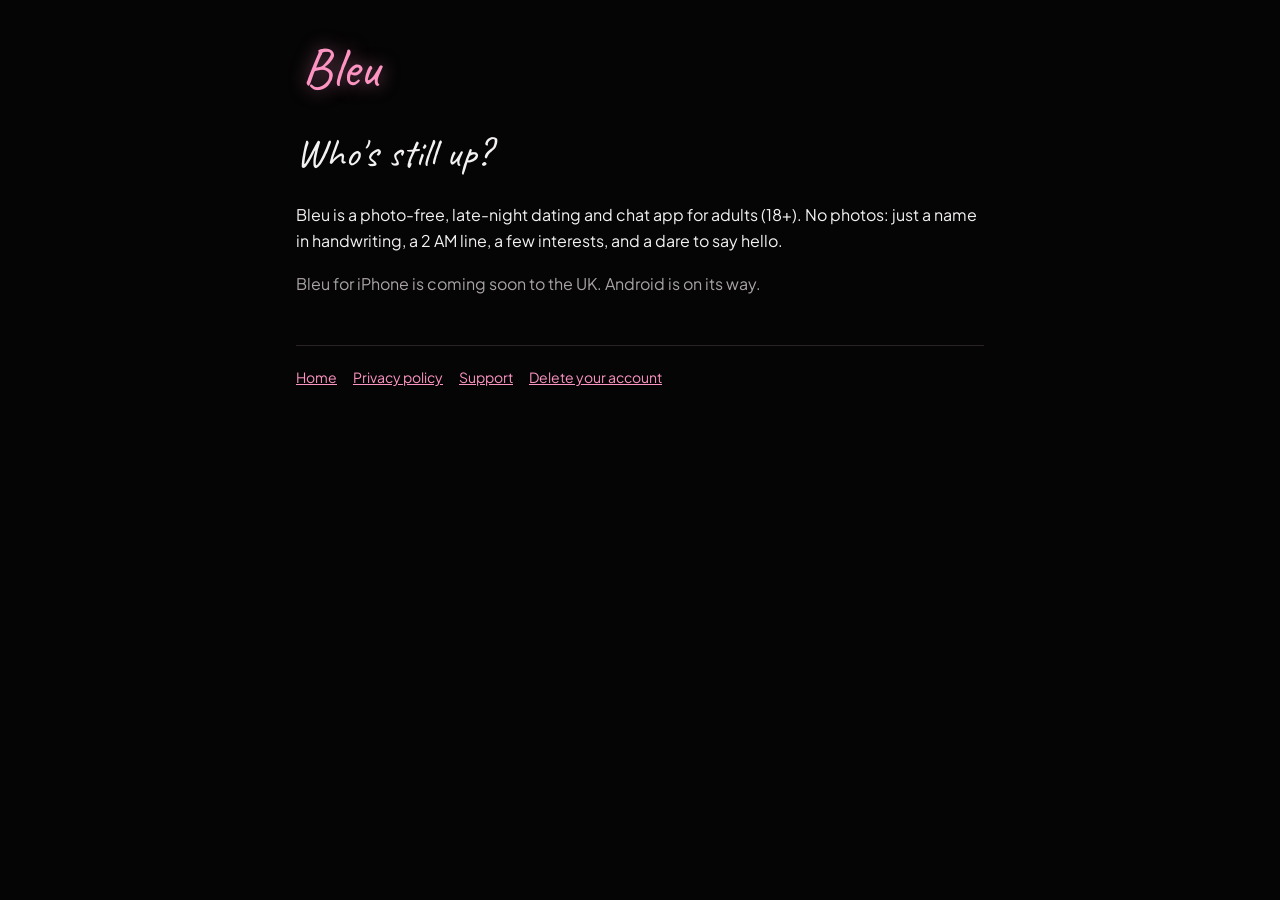
<file: index.html>
<!doctype html>
<html lang="en-GB"><head><meta charset="utf-8"><meta name="viewport" content="width=device-width,initial-scale=1">
<link rel="preconnect" href="https://fonts.googleapis.com"><link href="https://fonts.googleapis.com/css2?family=Caveat:wght@700&family=Plus+Jakarta+Sans:wght@400;600&display=swap" rel="stylesheet">
<link rel="stylesheet" href="style.css">
<title>Bleu</title><meta name="description" content="Bleu: a photo-free late-night chat app for night owls, 18+."></head><body><main>
<a class="logo" href="index.html">Bleu</a>
<p class="hero">Who's still up?</p>
<p>Bleu is a photo-free, late-night dating and chat app for adults (18+). No photos: just a name in handwriting, a 2 AM line, a few interests, and a dare to say hello.</p>
<p class="muted">Bleu for iPhone is coming soon to the UK. Android is on its way.</p>
<nav><a href="index.html">Home</a><a href="privacy.html">Privacy policy</a><a href="support.html">Support</a><a href="delete-account.html">Delete your account</a></nav>
</main></body></html>
</file>
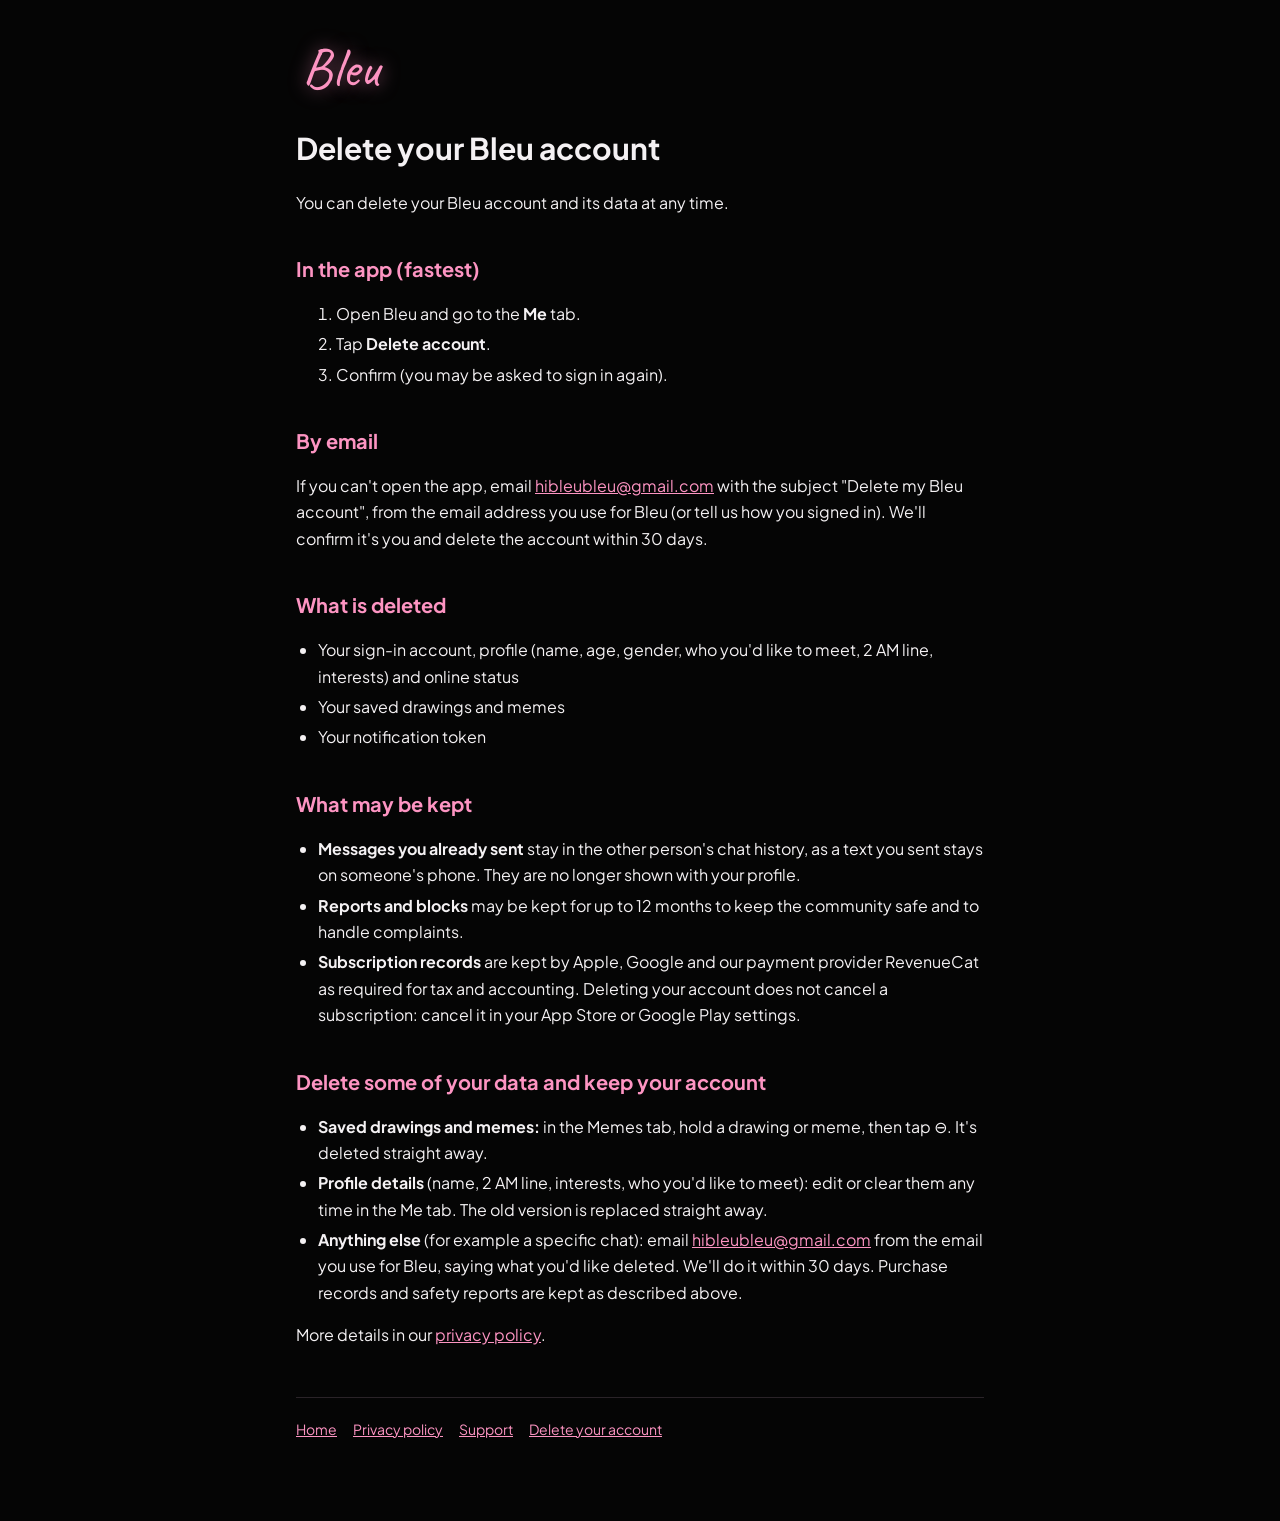
<file: delete-account.html>
<!doctype html>
<html lang="en-GB"><head><meta charset="utf-8"><meta name="viewport" content="width=device-width,initial-scale=1">
<link rel="preconnect" href="https://fonts.googleapis.com"><link href="https://fonts.googleapis.com/css2?family=Caveat:wght@700&family=Plus+Jakarta+Sans:wght@400;600&display=swap" rel="stylesheet">
<link rel="stylesheet" href="style.css">
<title>Delete your Bleu account</title></head><body><main>
<a class="logo" href="index.html">Bleu</a>
<h1>Delete your Bleu account</h1>
<p>You can delete your Bleu account and its data at any time.</p>
<h2>In the app (fastest)</h2>
<ol><li>Open Bleu and go to the <strong>Me</strong> tab.</li><li>Tap <strong>Delete account</strong>.</li><li>Confirm (you may be asked to sign in again).</li></ol>
<h2>By email</h2>
<p>If you can't open the app, email <a href="mailto:hibleubleu@gmail.com?subject=Delete%20my%20Bleu%20account">hibleubleu@gmail.com</a> with the subject "Delete my Bleu account", from the email address you use for Bleu (or tell us how you signed in). We'll confirm it's you and delete the account within 30 days.</p>
<h2>What is deleted</h2>
<ul><li>Your sign-in account, profile (name, age, gender, who you'd like to meet, 2 AM line, interests) and online status</li><li>Your saved drawings and memes</li><li>Your notification token</li></ul>
<h2>What may be kept</h2>
<ul><li><strong>Messages you already sent</strong> stay in the other person's chat history, as a text you sent stays on someone's phone. They are no longer shown with your profile.</li><li><strong>Reports and blocks</strong> may be kept for up to 12 months to keep the community safe and to handle complaints.</li><li><strong>Subscription records</strong> are kept by Apple, Google and our payment provider RevenueCat as required for tax and accounting. Deleting your account does not cancel a subscription: cancel it in your App Store or Google Play settings.</li></ul>
<h2 id="some-data">Delete some of your data and keep your account</h2>
<ul><li><strong>Saved drawings and memes:</strong> in the Memes tab, hold a drawing or meme, then tap ⊖. It's deleted straight away.</li><li><strong>Profile details</strong> (name, 2 AM line, interests, who you'd like to meet): edit or clear them any time in the Me tab. The old version is replaced straight away.</li><li><strong>Anything else</strong> (for example a specific chat): email <a href="mailto:hibleubleu@gmail.com?subject=Delete%20some%20of%20my%20Bleu%20data">hibleubleu@gmail.com</a> from the email you use for Bleu, saying what you'd like deleted. We'll do it within 30 days. Purchase records and safety reports are kept as described above.</li></ul>
<p>More details in our <a href="privacy.html">privacy policy</a>.</p>
<nav><a href="index.html">Home</a><a href="privacy.html">Privacy policy</a><a href="support.html">Support</a><a href="delete-account.html">Delete your account</a></nav>
</main></body></html>
</file>
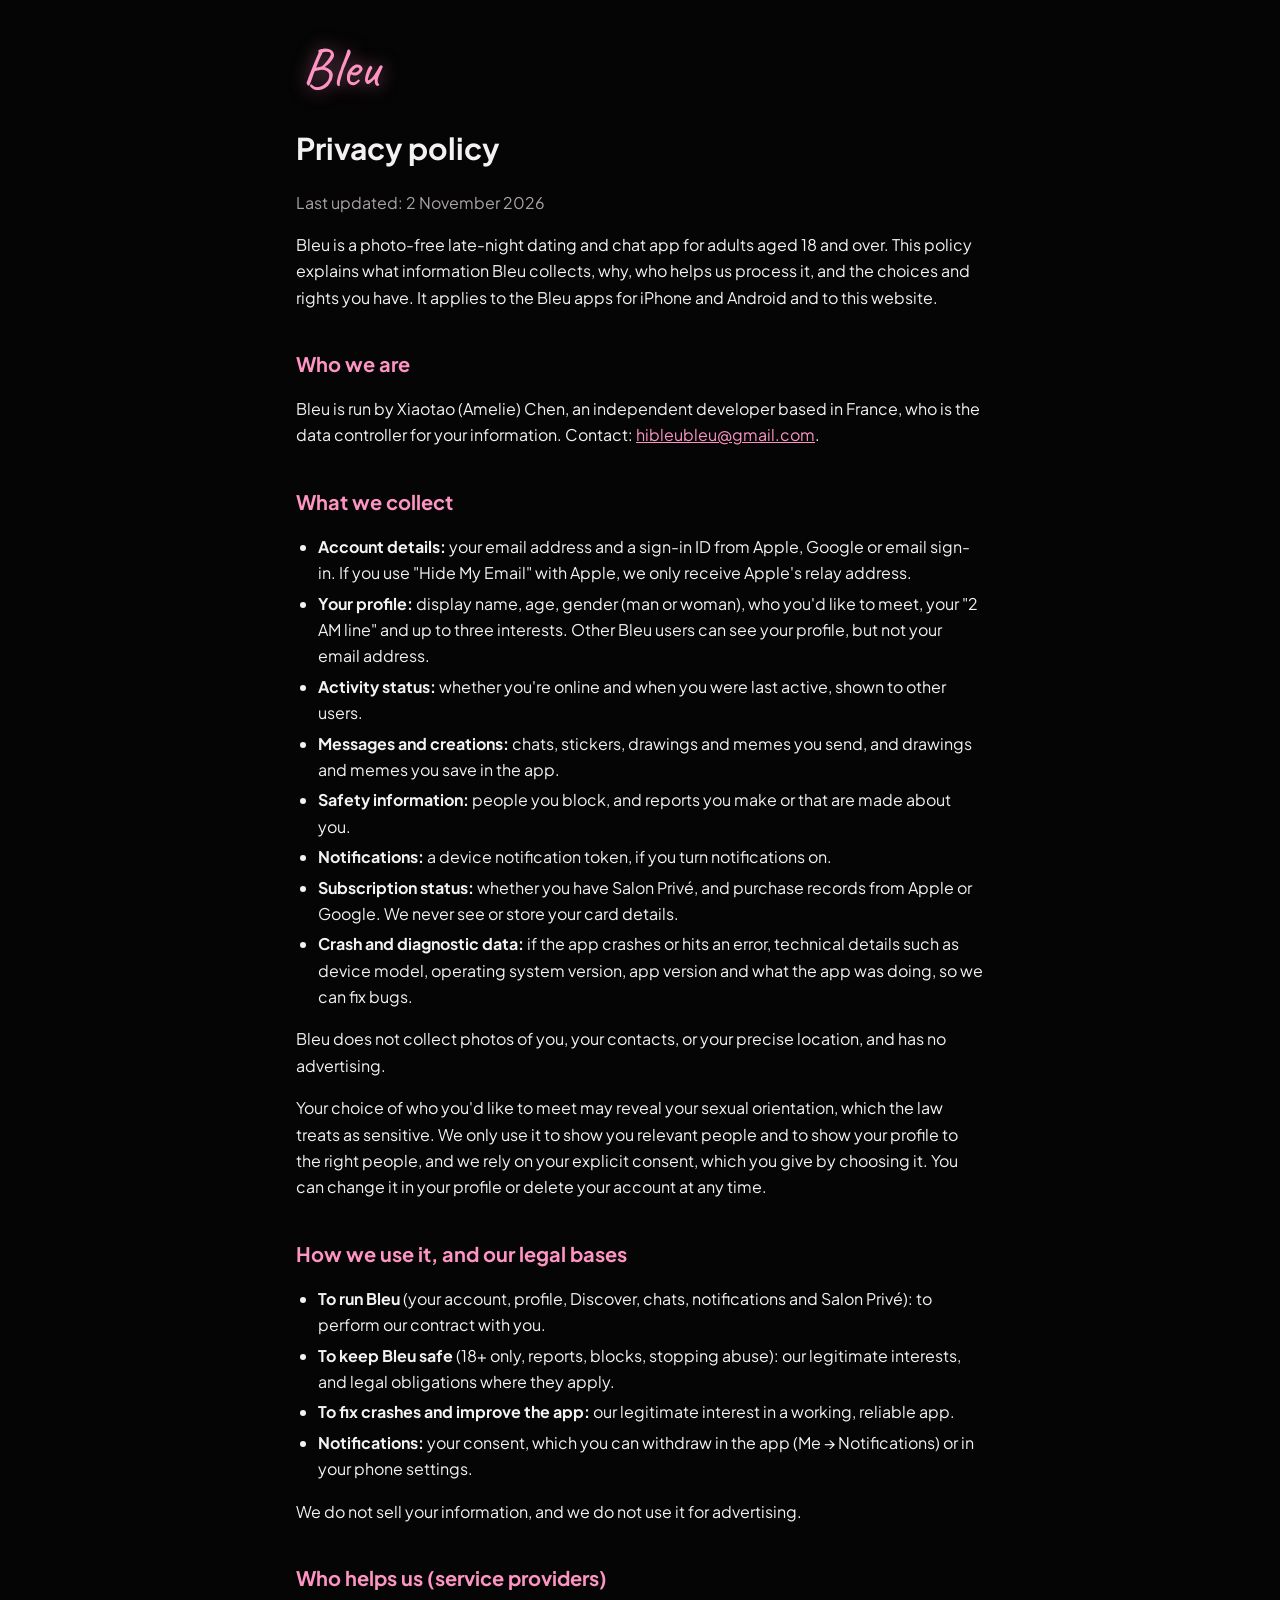
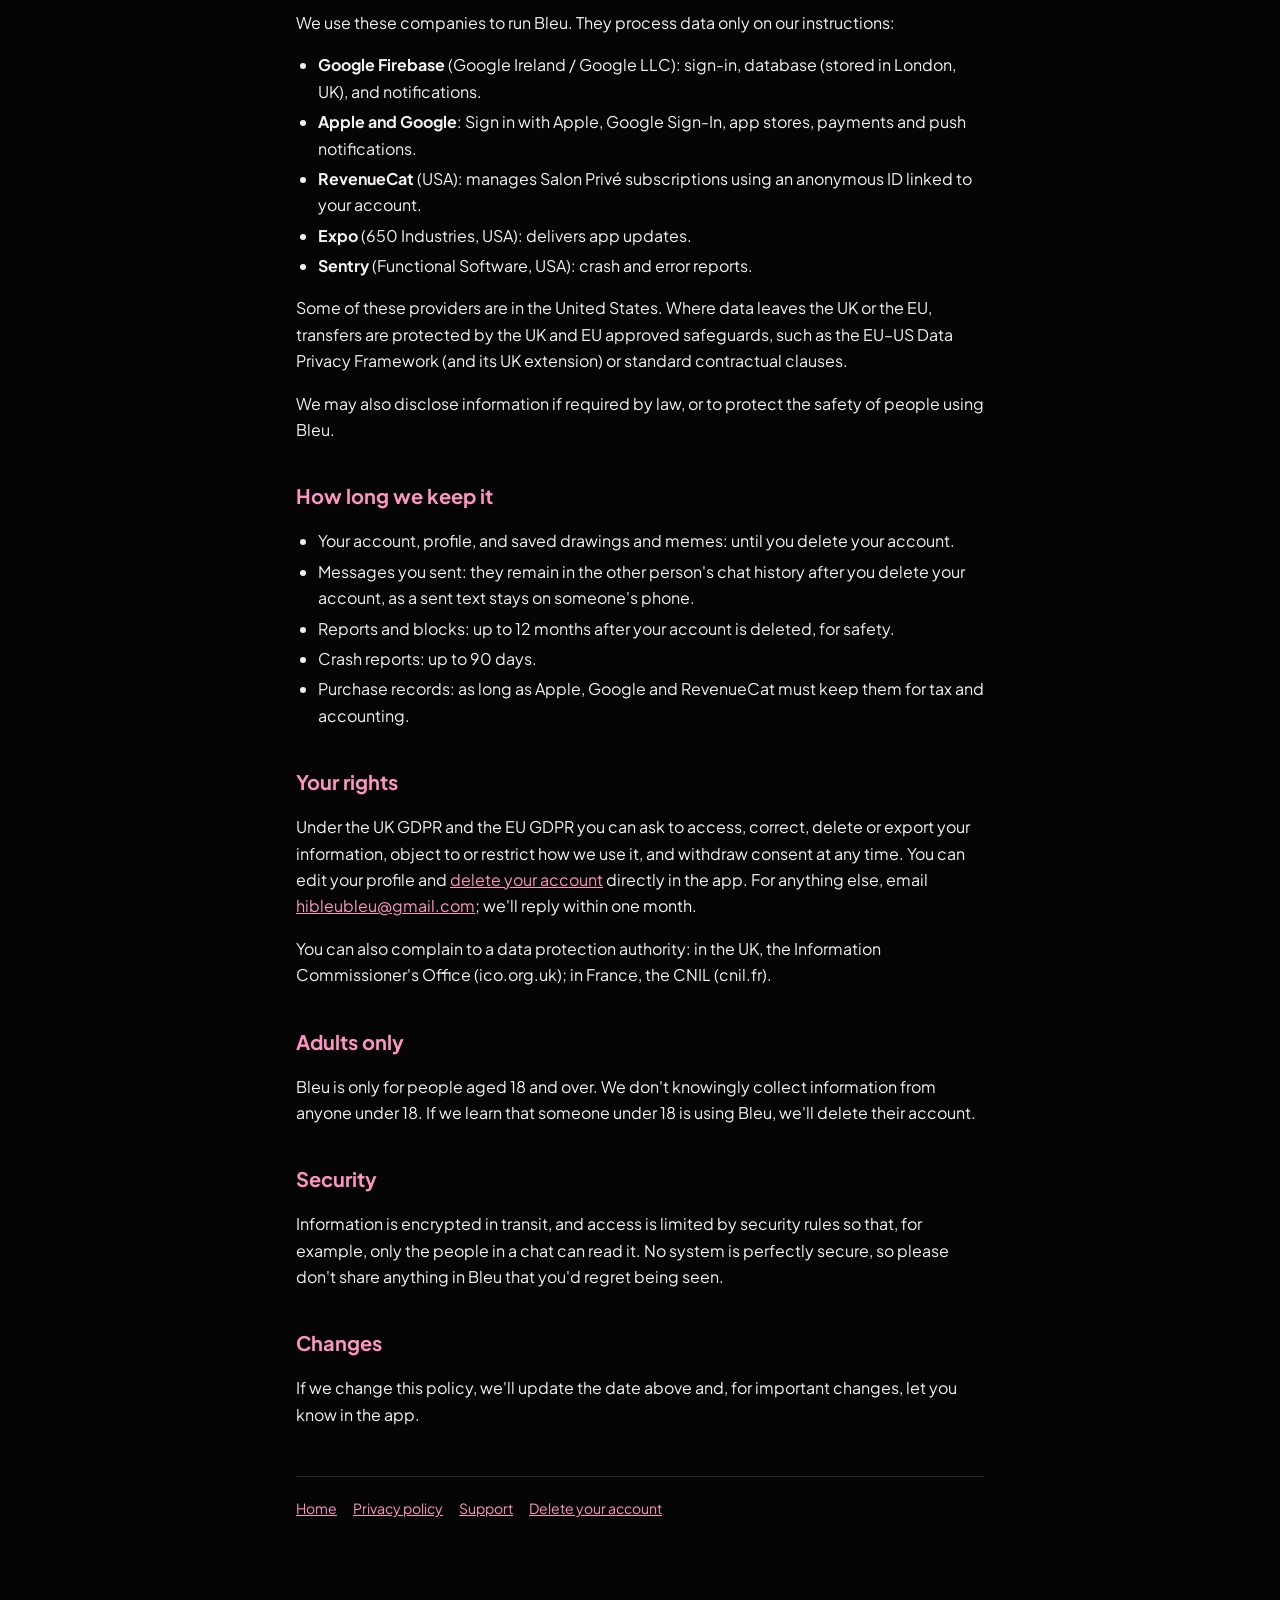
<file: privacy.html>
<!doctype html>
<html lang="en-GB"><head><meta charset="utf-8"><meta name="viewport" content="width=device-width,initial-scale=1">
<link rel="preconnect" href="https://fonts.googleapis.com"><link href="https://fonts.googleapis.com/css2?family=Caveat:wght@700&family=Plus+Jakarta+Sans:wght@400;600&display=swap" rel="stylesheet">
<link rel="stylesheet" href="style.css">
<title>Bleu Privacy Policy</title></head><body><main>
<a class="logo" href="index.html">Bleu</a>
<h1>Privacy policy</h1>
<p class="muted">Last updated: 2 November 2026</p>
<p>Bleu is a photo-free late-night dating and chat app for adults aged 18 and over. This policy explains what information Bleu collects, why, who helps us process it, and the choices and rights you have. It applies to the Bleu apps for iPhone and Android and to this website.</p>

<h2>Who we are</h2>
<p>Bleu is run by Xiaotao (Amelie) Chen, an independent developer based in France, who is the data controller for your information. Contact: <a href="mailto:hibleubleu@gmail.com">hibleubleu@gmail.com</a>.</p>

<h2>What we collect</h2>
<ul>
<li><strong>Account details:</strong> your email address and a sign-in ID from Apple, Google or email sign-in. If you use "Hide My Email" with Apple, we only receive Apple's relay address.</li>
<li><strong>Your profile:</strong> display name, age, gender (man or woman), who you'd like to meet, your "2 AM line" and up to three interests. Other Bleu users can see your profile, but not your email address.</li>
<li><strong>Activity status:</strong> whether you're online and when you were last active, shown to other users.</li>
<li><strong>Messages and creations:</strong> chats, stickers, drawings and memes you send, and drawings and memes you save in the app.</li>
<li><strong>Safety information:</strong> people you block, and reports you make or that are made about you.</li>
<li><strong>Notifications:</strong> a device notification token, if you turn notifications on.</li>
<li><strong>Subscription status:</strong> whether you have Salon Privé, and purchase records from Apple or Google. We never see or store your card details.</li>
<li><strong>Crash and diagnostic data:</strong> if the app crashes or hits an error, technical details such as device model, operating system version, app version and what the app was doing, so we can fix bugs.</li>
</ul>
<p>Bleu does not collect photos of you, your contacts, or your precise location, and has no advertising.</p>
<p>Your choice of who you'd like to meet may reveal your sexual orientation, which the law treats as sensitive. We only use it to show you relevant people and to show your profile to the right people, and we rely on your explicit consent, which you give by choosing it. You can change it in your profile or delete your account at any time.</p>

<h2>How we use it, and our legal bases</h2>
<ul>
<li><strong>To run Bleu</strong> (your account, profile, Discover, chats, notifications and Salon Privé): to perform our contract with you.</li>
<li><strong>To keep Bleu safe</strong> (18+ only, reports, blocks, stopping abuse): our legitimate interests, and legal obligations where they apply.</li>
<li><strong>To fix crashes and improve the app:</strong> our legitimate interest in a working, reliable app.</li>
<li><strong>Notifications:</strong> your consent, which you can withdraw in the app (Me → Notifications) or in your phone settings.</li>
</ul>
<p>We do not sell your information, and we do not use it for advertising.</p>

<h2>Who helps us (service providers)</h2>
<p>We use these companies to run Bleu. They process data only on our instructions:</p>
<ul>
<li><strong>Google Firebase</strong> (Google Ireland / Google LLC): sign-in, database (stored in London, UK), and notifications.</li>
<li><strong>Apple and Google</strong>: Sign in with Apple, Google Sign-In, app stores, payments and push notifications.</li>
<li><strong>RevenueCat</strong> (USA): manages Salon Privé subscriptions using an anonymous ID linked to your account.</li>
<li><strong>Expo</strong> (650 Industries, USA): delivers app updates.</li>
<li><strong>Sentry</strong> (Functional Software, USA): crash and error reports.</li>
</ul>
<p>Some of these providers are in the United States. Where data leaves the UK or the EU, transfers are protected by the UK and EU approved safeguards, such as the EU–US Data Privacy Framework (and its UK extension) or standard contractual clauses.</p>
<p>We may also disclose information if required by law, or to protect the safety of people using Bleu.</p>

<h2>How long we keep it</h2>
<ul>
<li>Your account, profile, and saved drawings and memes: until you delete your account.</li>
<li>Messages you sent: they remain in the other person's chat history after you delete your account, as a sent text stays on someone's phone.</li>
<li>Reports and blocks: up to 12 months after your account is deleted, for safety.</li>
<li>Crash reports: up to 90 days.</li>
<li>Purchase records: as long as Apple, Google and RevenueCat must keep them for tax and accounting.</li>
</ul>

<h2>Your rights</h2>
<p>Under the UK GDPR and the EU GDPR you can ask to access, correct, delete or export your information, object to or restrict how we use it, and withdraw consent at any time. You can edit your profile and <a href="delete-account.html">delete your account</a> directly in the app. For anything else, email <a href="mailto:hibleubleu@gmail.com">hibleubleu@gmail.com</a>; we'll reply within one month.</p>
<p>You can also complain to a data protection authority: in the UK, the Information Commissioner's Office (ico.org.uk); in France, the CNIL (cnil.fr).</p>

<h2>Adults only</h2>
<p>Bleu is only for people aged 18 and over. We don't knowingly collect information from anyone under 18. If we learn that someone under 18 is using Bleu, we'll delete their account.</p>

<h2>Security</h2>
<p>Information is encrypted in transit, and access is limited by security rules so that, for example, only the people in a chat can read it. No system is perfectly secure, so please don't share anything in Bleu that you'd regret being seen.</p>

<h2>Changes</h2>
<p>If we change this policy, we'll update the date above and, for important changes, let you know in the app.</p>
<nav><a href="index.html">Home</a><a href="privacy.html">Privacy policy</a><a href="support.html">Support</a><a href="delete-account.html">Delete your account</a></nav>
</main></body></html>
</file>
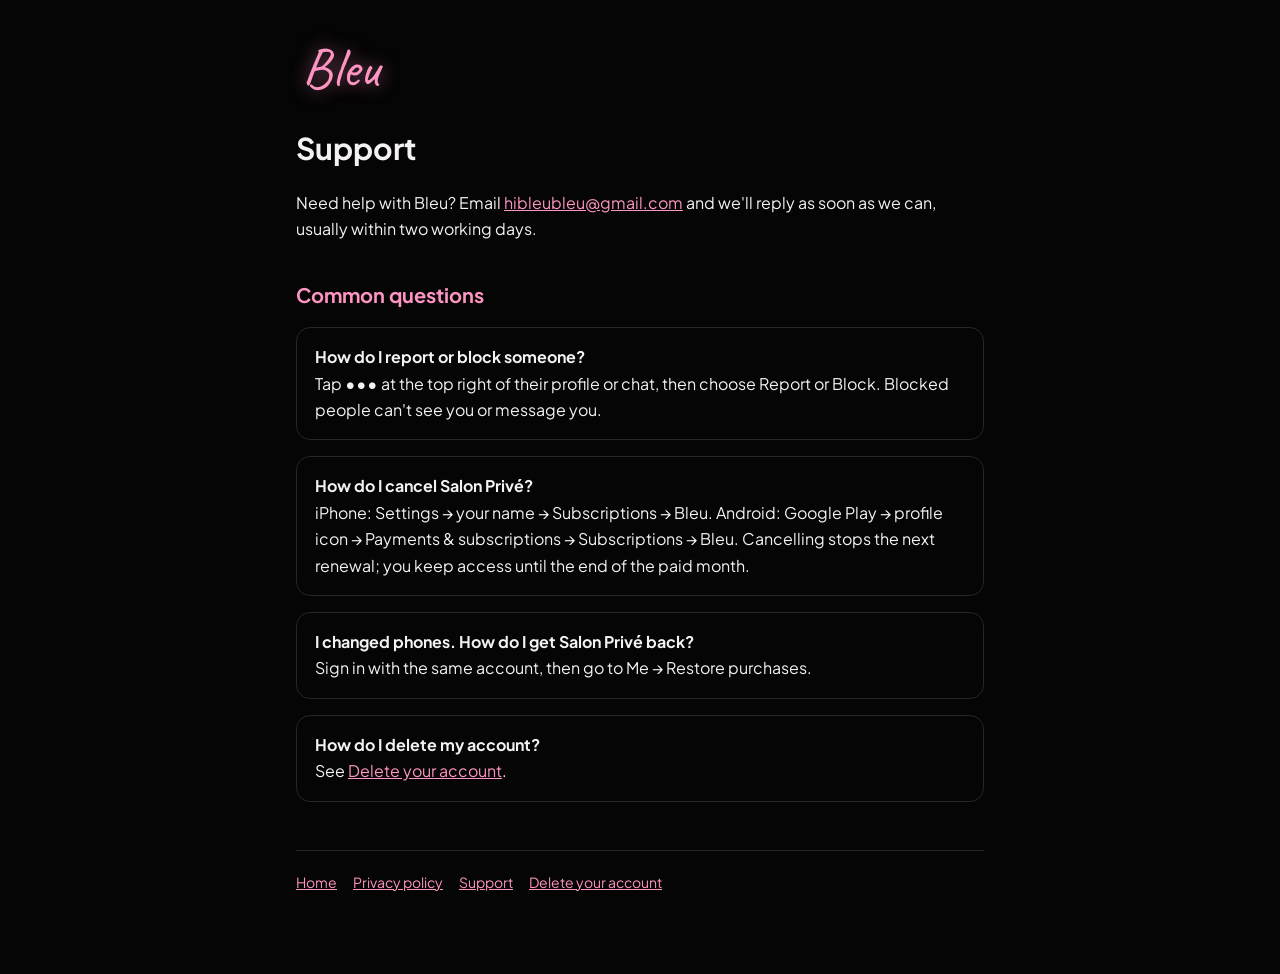
<file: support.html>
<!doctype html>
<html lang="en-GB"><head><meta charset="utf-8"><meta name="viewport" content="width=device-width,initial-scale=1">
<link rel="preconnect" href="https://fonts.googleapis.com"><link href="https://fonts.googleapis.com/css2?family=Caveat:wght@700&family=Plus+Jakarta+Sans:wght@400;600&display=swap" rel="stylesheet">
<link rel="stylesheet" href="style.css">
<title>Bleu Support</title></head><body><main>
<a class="logo" href="index.html">Bleu</a>
<h1>Support</h1>
<p>Need help with Bleu? Email <a href="mailto:hibleubleu@gmail.com">hibleubleu@gmail.com</a> and we'll reply as soon as we can, usually within two working days.</p>
<h2>Common questions</h2>
<div class="card"><strong>How do I report or block someone?</strong><br>Tap <strong>•••</strong> at the top right of their profile or chat, then choose Report or Block. Blocked people can't see you or message you.</div>
<div class="card"><strong>How do I cancel Salon Privé?</strong><br>iPhone: Settings → your name → Subscriptions → Bleu. Android: Google Play → profile icon → Payments &amp; subscriptions → Subscriptions → Bleu. Cancelling stops the next renewal; you keep access until the end of the paid month.</div>
<div class="card"><strong>I changed phones. How do I get Salon Privé back?</strong><br>Sign in with the same account, then go to Me → Restore purchases.</div>
<div class="card"><strong>How do I delete my account?</strong><br>See <a href="delete-account.html">Delete your account</a>.</div>
<nav><a href="index.html">Home</a><a href="privacy.html">Privacy policy</a><a href="support.html">Support</a><a href="delete-account.html">Delete your account</a></nav>
</main></body></html>
</file>
<file: style.css>
:root{--bg:#050505;--ink:#f4f1f3;--muted:#a9a3a7;--pink:#FD94C2;--line:#2a2328}
*{box-sizing:border-box}
body{margin:0;background:var(--bg);color:var(--ink);font:16px/1.65 "Plus Jakarta Sans",system-ui,-apple-system,sans-serif}
main{max-width:720px;margin:0 auto;padding:40px 16px 80px}
a{color:var(--pink)}
.logo{font-family:Caveat,cursive;font-size:56px;line-height:1;color:var(--pink);text-decoration:none;text-shadow:0 0 18px rgba(253,148,194,.55);padding:0 6px}
h1{font-size:30px;margin:28px 0 4px}
h2{font-size:20px;margin:36px 0 8px;color:var(--pink)}
.muted{color:var(--muted)}
ul{padding-left:22px}
li{margin:4px 0}
nav{display:flex;flex-wrap:wrap;gap:16px;margin-top:48px;padding-top:20px;border-top:1px solid var(--line);font-size:14px}
.hero{font-family:Caveat,cursive;font-size:40px;margin:24px 0 8px}
.card{border:1px solid var(--line);border-radius:14px;padding:16px 18px;margin:16px 0}
</file>
